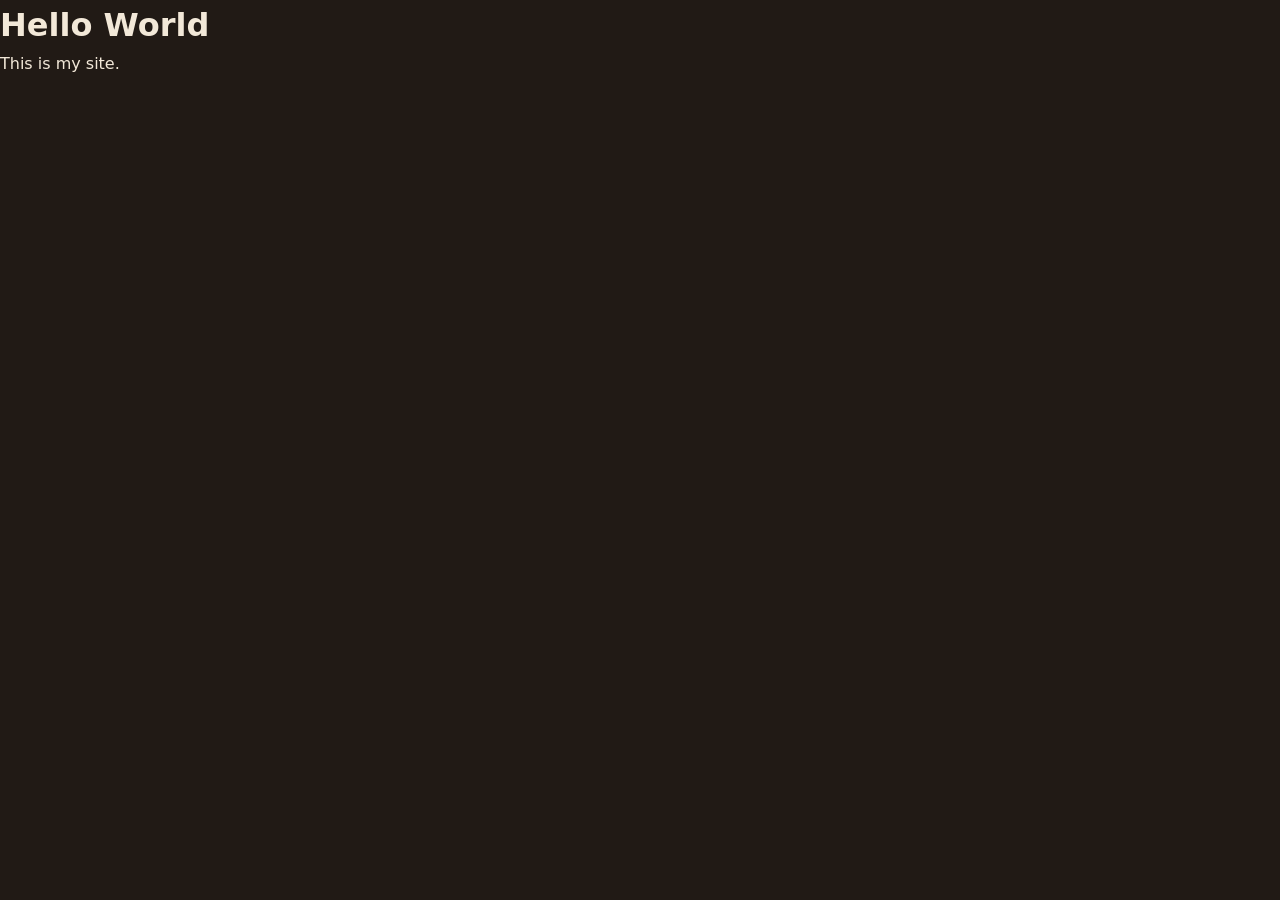
<file: Index.html>
<!DOCTYPE html>
<html lang="en">
<head>
  <meta charset="UTF-8">
  <meta name="viewport" content="width=device-width, initial-scale=1.0">
  <title>My Site</title>
  <link rel="stylesheet" href="style.css">
</head>
<body>
  <h1>Hello World</h1>
  <p>This is my site.</p>
</body>
</html>
</file>
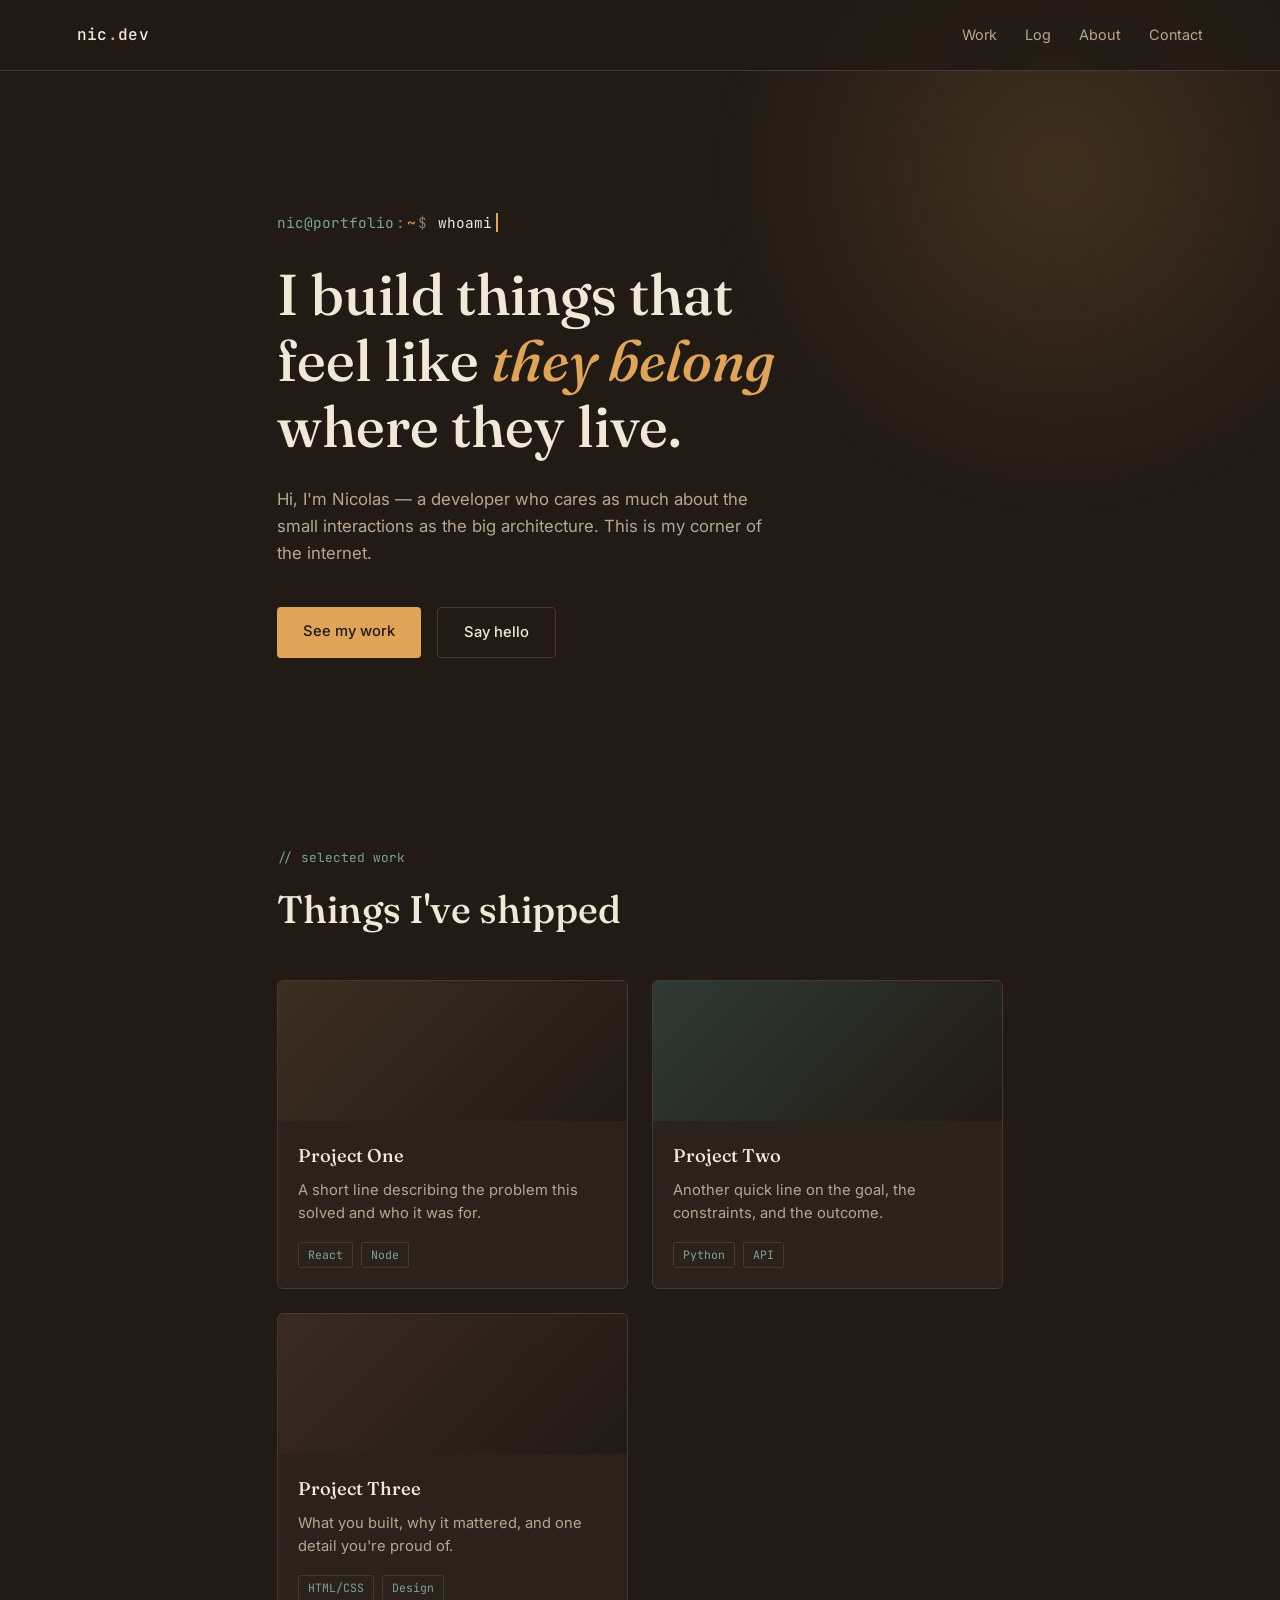
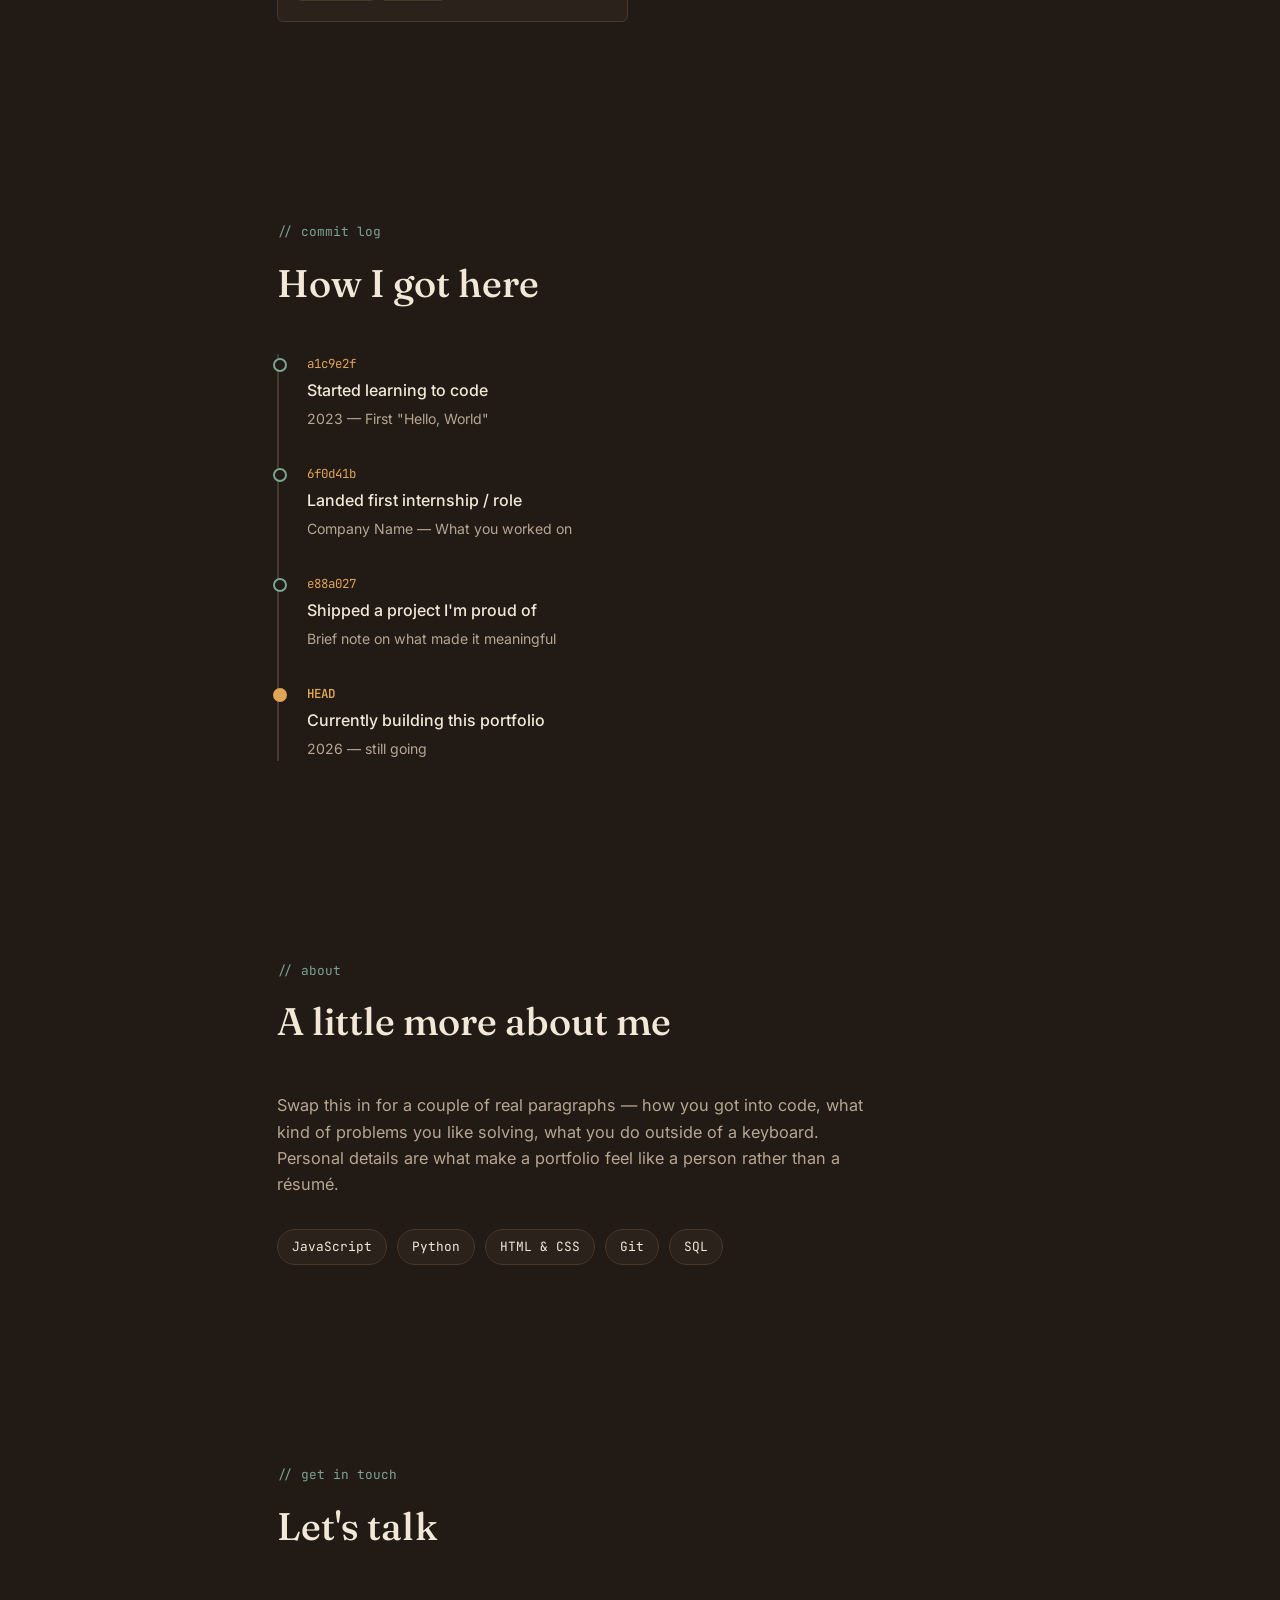
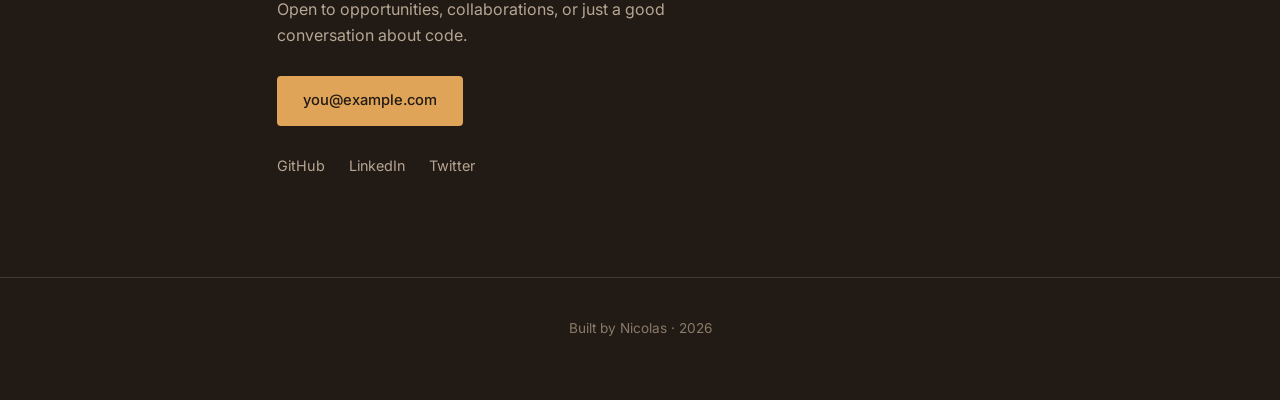
<file: index.html>
<!DOCTYPE html>
<html lang="en">
<head>
<meta charset="UTF-8">
<meta name="viewport" content="width=device-width, initial-scale=1.0">
<title>Nicolas J. Smith — Developer</title>
<link rel="preconnect" href="https://fonts.googleapis.com">
<link rel="preconnect" href="https://fonts.gstatic.com" crossorigin>
<link href="https://fonts.googleapis.com/css2?family=Fraunces:opsz,wght@9..144,400;9..144,500;9..144,600&family=JetBrains+Mono:wght@400;500&family=Inter:wght@400;500;600&display=swap" rel="stylesheet">
<link rel="stylesheet" href="style.css">
</head>
<body>

  <div class="desk-glow"></div>

  <header class="site-header">
    <a href="#top" class="brand">nic<span class="brand-dot">.</span>dev</a>
    <nav class="site-nav">
      <a href="#work">Work</a>
      <a href="#log">Log</a>
      <a href="#about">About</a>
      <a href="#contact">Contact</a>
    </nav>
  </header>

  <main id="top">

    <!-- HERO -->
    <section class="hero">
      <p class="terminal-line">
        <span class="prompt">nic@portfolio</span><span class="colon">:</span><span class="path">~</span><span class="dollar">$</span>
        <span class="typed">whoami</span>
      </p>
      <h1 class="hero-title">
        I build things that<br>
        feel like <em>they belong</em> where they live.
      </h1>
      <p class="hero-sub">
        Hi, I'm Nicolas — a developer who cares as much about the small
        interactions as the big architecture. This is my corner of the internet.
      </p>
      <div class="hero-actions">
        <a href="#work" class="btn btn-primary">See my work</a>
        <a href="#contact" class="btn btn-ghost">Say hello</a>
      </div>
    </section>

    <!-- WORK -->
    <section id="work" class="section">
      <p class="section-eyebrow">// selected work</p>
      <h2 class="section-title">Things I've shipped</h2>

      <div class="project-grid">
        <article class="project-card">
          <div class="project-thumb thumb-a" aria-hidden="true"></div>
          <div class="project-body">
            <h3>Project One</h3>
            <p>A short line describing the problem this solved and who it was for.</p>
            <div class="tags">
              <span class="tag">React</span>
              <span class="tag">Node</span>
            </div>
          </div>
        </article>

        <article class="project-card">
          <div class="project-thumb thumb-b" aria-hidden="true"></div>
          <div class="project-body">
            <h3>Project Two</h3>
            <p>Another quick line on the goal, the constraints, and the outcome.</p>
            <div class="tags">
              <span class="tag">Python</span>
              <span class="tag">API</span>
            </div>
          </div>
        </article>

        <article class="project-card">
          <div class="project-thumb thumb-c" aria-hidden="true"></div>
          <div class="project-body">
            <h3>Project Three</h3>
            <p>What you built, why it mattered, and one detail you're proud of.</p>
            <div class="tags">
              <span class="tag">HTML/CSS</span>
              <span class="tag">Design</span>
            </div>
          </div>
        </article>
      </div>
    </section>

    <!-- COMMIT LOG / EXPERIENCE -->
    <section id="log" class="section">
      <p class="section-eyebrow">// commit log</p>
      <h2 class="section-title">How I got here</h2>

      <ul class="commit-log">
        <li class="commit">
          <span class="commit-hash">a1c9e2f</span>
          <div class="commit-body">
            <p class="commit-msg">Started learning to code</p>
            <p class="commit-meta">2023 — First "Hello, World"</p>
          </div>
        </li>
        <li class="commit">
          <span class="commit-hash">6f0d41b</span>
          <div class="commit-body">
            <p class="commit-msg">Landed first internship / role</p>
            <p class="commit-meta">Company Name — What you worked on</p>
          </div>
        </li>
        <li class="commit">
          <span class="commit-hash">e88a027</span>
          <div class="commit-body">
            <p class="commit-msg">Shipped a project I'm proud of</p>
            <p class="commit-meta">Brief note on what made it meaningful</p>
          </div>
        </li>
        <li class="commit commit-head">
          <span class="commit-hash">HEAD</span>
          <div class="commit-body">
            <p class="commit-msg">Currently building this portfolio</p>
            <p class="commit-meta">2026 — still going</p>
          </div>
        </li>
      </ul>
    </section>

    <!-- ABOUT -->
    <section id="about" class="section about">
      <p class="section-eyebrow">// about</p>
      <h2 class="section-title">A little more about me</h2>
      <p class="about-text">
        Swap this in for a couple of real paragraphs — how you got into code,
        what kind of problems you like solving, what you do outside of a
        keyboard. Personal details are what make a portfolio feel like a person
        rather than a résumé.
      </p>
      <div class="skills">
        <span class="skill-pill">JavaScript</span>
        <span class="skill-pill">Python</span>
        <span class="skill-pill">HTML &amp; CSS</span>
        <span class="skill-pill">Git</span>
        <span class="skill-pill">SQL</span>
      </div>
    </section>

    <!-- CONTACT -->
    <section id="contact" class="section contact">
      <p class="section-eyebrow">// get in touch</p>
      <h2 class="section-title">Let's talk</h2>
      <p class="contact-text">
        Open to opportunities, collaborations, or just a good conversation
        about code.
      </p>
      <a href="mailto:you@example.com" class="btn btn-primary">you@example.com</a>
      <div class="social-row">
        <a href="#">GitHub</a>
        <a href="#">LinkedIn</a>
        <a href="#">Twitter</a>
      </div>
    </section>

  </main>

  <footer class="site-footer">
    <p>Built by Nicolas · <span id="year"></span></p>
  </footer>

  <script>
    document.getElementById('year').textContent = new Date().getFullYear();
  </script>
</body>
</html>
</file>
<file: style.css>
/* =========================================================
   Tokens
   ========================================================= */
:root {
  --bg-base:     #211A15;
  --bg-raised:   #2B221C;
  --bg-raised-2: #342A22;
  --border:      #46392E;

  --text-primary: #F2E8D8;
  --text-muted:   #B7A692;
  --text-faint:   #8A7B69;

  --accent-amber: #E0A458;
  --accent-amber-dim: #B98545;
  --accent-teal:  #7BA491;

  --font-display: "Fraunces", Georgia, serif;
  --font-body:    "Inter", system-ui, -apple-system, sans-serif;
  --font-mono:    "JetBrains Mono", ui-monospace, monospace;

  --max-w: 880px;
}

* { box-sizing: border-box; margin: 0; padding: 0; }

html { scroll-behavior: smooth; }

body {
  background: var(--bg-base);
  color: var(--text-primary);
  font-family: var(--font-body);
  line-height: 1.6;
  -webkit-font-smoothing: antialiased;
  overflow-x: hidden;
}

a { color: inherit; text-decoration: none; }

::selection { background: var(--accent-amber); color: var(--bg-base); }

:focus-visible {
  outline: 2px solid var(--accent-amber);
  outline-offset: 3px;
}

/* Signature ambient glow, like a desk lamp in the corner of the screen */
.desk-glow {
  position: fixed;
  top: -20vh;
  right: -10vw;
  width: 60vw;
  height: 60vw;
  max-width: 700px;
  max-height: 700px;
  background: radial-gradient(circle, rgba(224,164,88,0.16) 0%, rgba(224,164,88,0) 70%);
  pointer-events: none;
  z-index: 0;
}

/* =========================================================
   Header / Nav
   ========================================================= */
.site-header {
  position: sticky;
  top: 0;
  z-index: 10;
  display: flex;
  align-items: center;
  justify-content: space-between;
  padding: 22px 6vw;
  background: rgba(33, 26, 21, 0.85);
  backdrop-filter: blur(8px);
  border-bottom: 1px solid var(--border);
}

.brand {
  font-family: var(--font-mono);
  font-size: 1rem;
  font-weight: 500;
  letter-spacing: 0.02em;
}

.brand-dot { color: var(--accent-amber); }

.site-nav { display: flex; gap: 28px; }

.site-nav a {
  font-size: 0.9rem;
  color: var(--text-muted);
  transition: color 0.2s ease;
}

.site-nav a:hover { color: var(--accent-amber); }

/* =========================================================
   Layout helpers
   ========================================================= */
main { position: relative; z-index: 1; }

.section {
  max-width: var(--max-w);
  margin: 0 auto;
  padding: 100px 6vw;
}

.section-eyebrow {
  font-family: var(--font-mono);
  font-size: 0.8rem;
  color: var(--accent-teal);
  margin-bottom: 10px;
}

.section-title {
  font-family: var(--font-display);
  font-weight: 500;
  font-size: clamp(1.7rem, 3.5vw, 2.4rem);
  margin-bottom: 40px;
}

/* =========================================================
   Hero
   ========================================================= */
.hero {
  max-width: var(--max-w);
  margin: 0 auto;
  padding: 140px 6vw 90px;
  position: relative;
  z-index: 1;
}

.terminal-line {
  font-family: var(--font-mono);
  font-size: 0.9rem;
  color: var(--text-muted);
  margin-bottom: 28px;
}

.prompt { color: var(--accent-teal); }
.colon, .dollar { color: var(--text-faint); margin: 0 2px; }
.path { color: var(--accent-amber); }
.typed {
  color: var(--text-primary);
  border-right: 2px solid var(--accent-amber);
  padding-right: 4px;
  animation: blink 1.1s step-end infinite;
}

@keyframes blink {
  50% { border-color: transparent; }
}

.hero-title {
  font-family: var(--font-display);
  font-weight: 500;
  font-size: clamp(2.2rem, 6vw, 3.6rem);
  line-height: 1.15;
  max-width: 14ch;
  margin-bottom: 26px;
}

.hero-title em {
  font-style: italic;
  color: var(--accent-amber);
}

.hero-sub {
  color: var(--text-muted);
  font-size: 1.05rem;
  max-width: 46ch;
  margin-bottom: 40px;
}

.hero-actions { display: flex; gap: 16px; flex-wrap: wrap; }

/* =========================================================
   Buttons
   ========================================================= */
.btn {
  display: inline-block;
  padding: 13px 26px;
  border-radius: 4px;
  font-size: 0.92rem;
  font-weight: 500;
  transition: transform 0.15s ease, background 0.2s ease, border-color 0.2s ease;
}

.btn-primary {
  background: var(--accent-amber);
  color: var(--bg-base);
}

.btn-primary:hover {
  background: #EEB472;
  transform: translateY(-1px);
}

.btn-ghost {
  border: 1px solid var(--border);
  color: var(--text-primary);
}

.btn-ghost:hover {
  border-color: var(--accent-amber);
  color: var(--accent-amber);
}

/* =========================================================
   Project grid
   ========================================================= */
.project-grid {
  display: grid;
  grid-template-columns: repeat(auto-fit, minmax(230px, 1fr));
  gap: 24px;
}

.project-card {
  background: var(--bg-raised);
  border: 1px solid var(--border);
  border-radius: 6px;
  overflow: hidden;
  transition: border-color 0.2s ease, transform 0.2s ease;
}

.project-card:hover {
  border-color: var(--accent-amber-dim);
  transform: translateY(-3px);
}

.project-thumb {
  height: 140px;
  background: linear-gradient(135deg, var(--bg-raised-2), var(--bg-base));
}

.thumb-a { background: linear-gradient(135deg, #3B2E22, #211A15); }
.thumb-b { background: linear-gradient(135deg, #2F3A34, #211A15); }
.thumb-c { background: linear-gradient(135deg, #3A2A22, #211A15); }

.project-body { padding: 20px; }

.project-body h3 {
  font-family: var(--font-display);
  font-weight: 500;
  font-size: 1.15rem;
  margin-bottom: 8px;
}

.project-body p {
  color: var(--text-muted);
  font-size: 0.92rem;
  margin-bottom: 16px;
}

.tags { display: flex; gap: 8px; flex-wrap: wrap; }

.tag {
  font-family: var(--font-mono);
  font-size: 0.72rem;
  color: var(--accent-teal);
  border: 1px solid var(--border);
  padding: 3px 9px;
  border-radius: 3px;
}

/* =========================================================
   Commit log (experience timeline)
   ========================================================= */
.commit-log {
  list-style: none;
  border-left: 2px solid var(--border);
  padding-left: 28px;
}

.commit {
  position: relative;
  padding-bottom: 34px;
}

.commit:last-child { padding-bottom: 0; }

.commit::before {
  content: "";
  position: absolute;
  left: -34px;
  top: 4px;
  width: 10px;
  height: 10px;
  border-radius: 50%;
  background: var(--bg-base);
  border: 2px solid var(--accent-teal);
}

.commit-head::before {
  background: var(--accent-amber);
  border-color: var(--accent-amber);
}

.commit-hash {
  font-family: var(--font-mono);
  font-size: 0.78rem;
  color: var(--accent-amber);
  display: block;
  margin-bottom: 4px;
}

.commit-head .commit-hash { color: var(--accent-amber); font-weight: 600; }

.commit-msg { font-weight: 500; margin-bottom: 4px; }

.commit-meta { color: var(--text-muted); font-size: 0.88rem; }

/* =========================================================
   About
   ========================================================= */
.about-text {
  color: var(--text-muted);
  font-size: 1.02rem;
  max-width: 60ch;
  margin-bottom: 32px;
}

.skills { display: flex; gap: 10px; flex-wrap: wrap; }

.skill-pill {
  font-family: var(--font-mono);
  font-size: 0.8rem;
  background: var(--bg-raised);
  border: 1px solid var(--border);
  padding: 7px 14px;
  border-radius: 20px;
  color: var(--text-primary);
}

/* =========================================================
   Contact
   ========================================================= */
.contact-text {
  color: var(--text-muted);
  max-width: 46ch;
  margin-bottom: 28px;
}

.social-row {
  margin-top: 28px;
  display: flex;
  gap: 24px;
}

.social-row a {
  font-size: 0.9rem;
  color: var(--text-muted);
  transition: color 0.2s ease;
}

.social-row a:hover { color: var(--accent-amber); }

/* =========================================================
   Footer
   ========================================================= */
.site-footer {
  text-align: center;
  padding: 40px 6vw 60px;
  color: var(--text-faint);
  font-size: 0.85rem;
  border-top: 1px solid var(--border);
}

/* =========================================================
   Responsive
   ========================================================= */
@media (max-width: 640px) {
  .site-header { padding: 18px 5vw; }
  .site-nav { gap: 16px; }
  .site-nav a { font-size: 0.82rem; }
  .hero { padding: 110px 5vw 70px; }
  .section { padding: 70px 5vw; }
}

/* =========================================================
   Reduced motion
   ========================================================= */
@media (prefers-reduced-motion: reduce) {
  html { scroll-behavior: auto; }
  .typed { animation: none; border-right-color: var(--accent-amber); }
  .project-card:hover, .btn-primary:hover { transform: none; }
}
</file>
